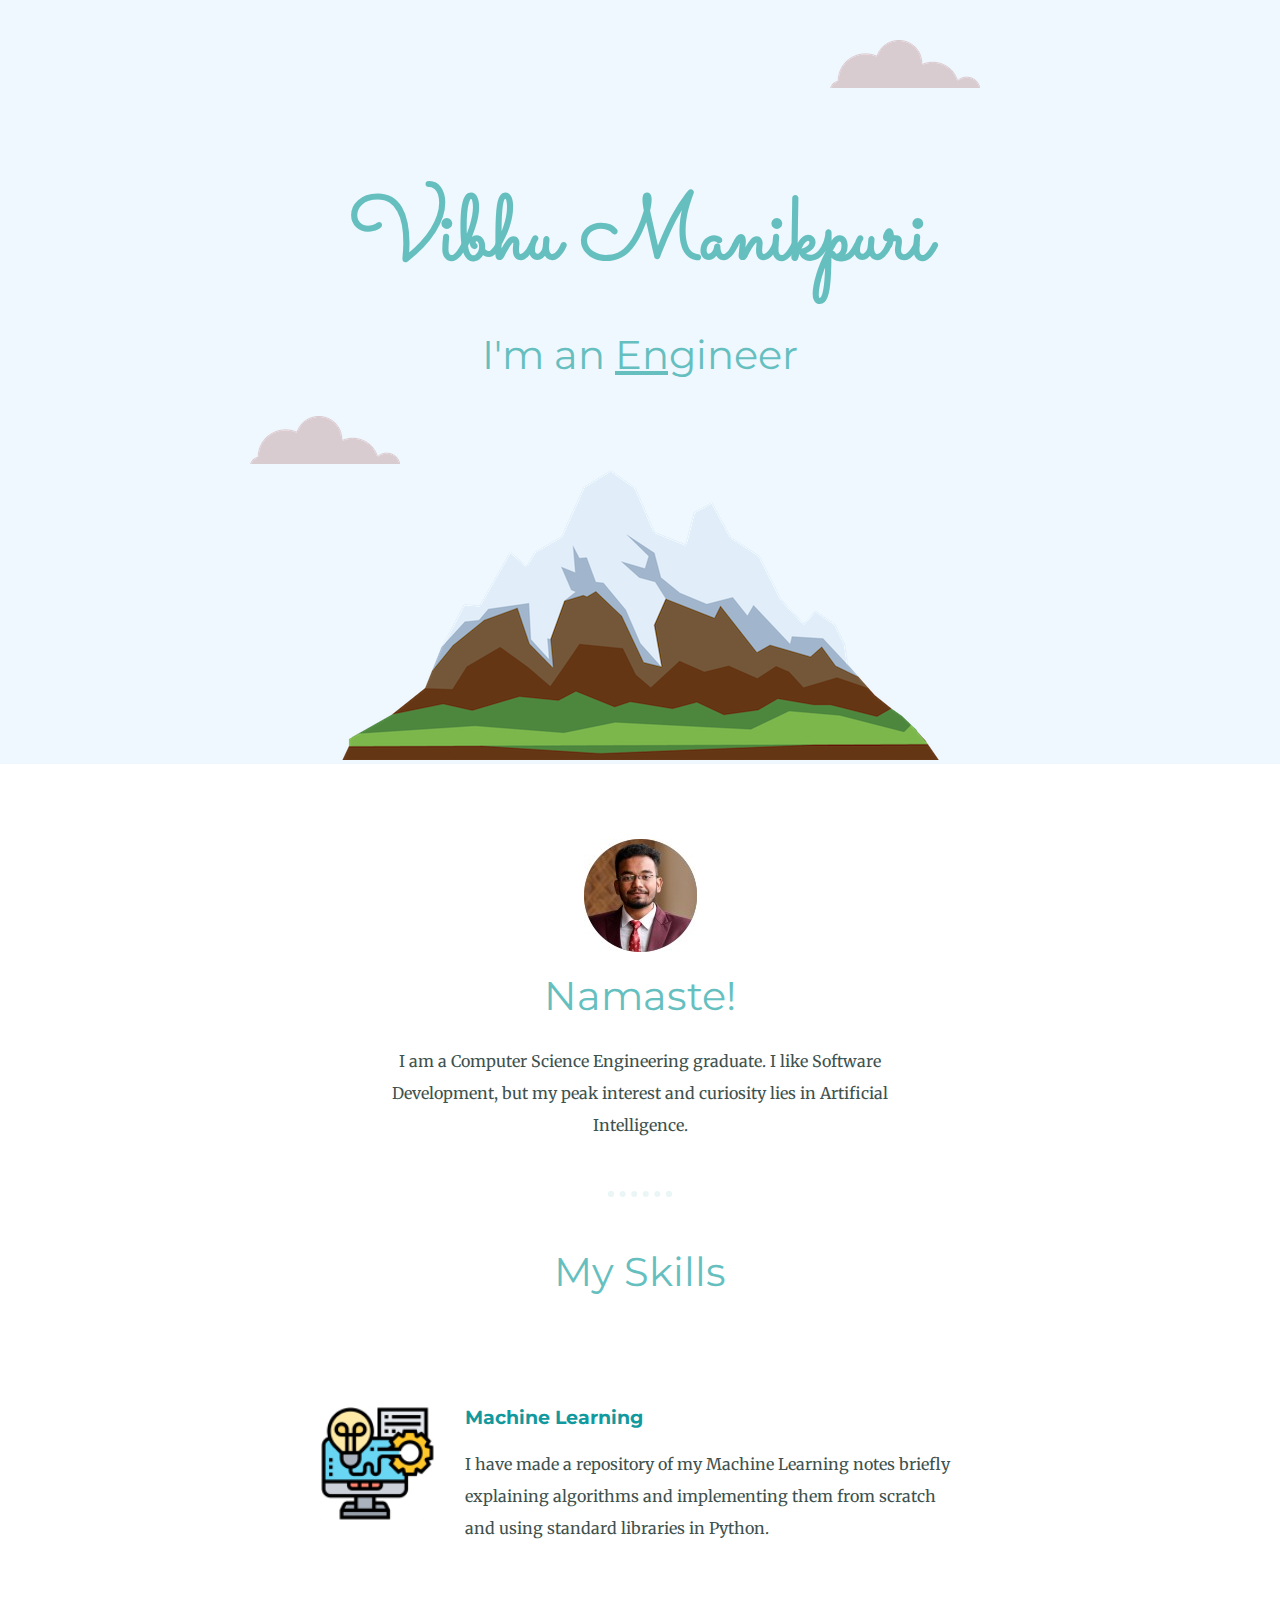
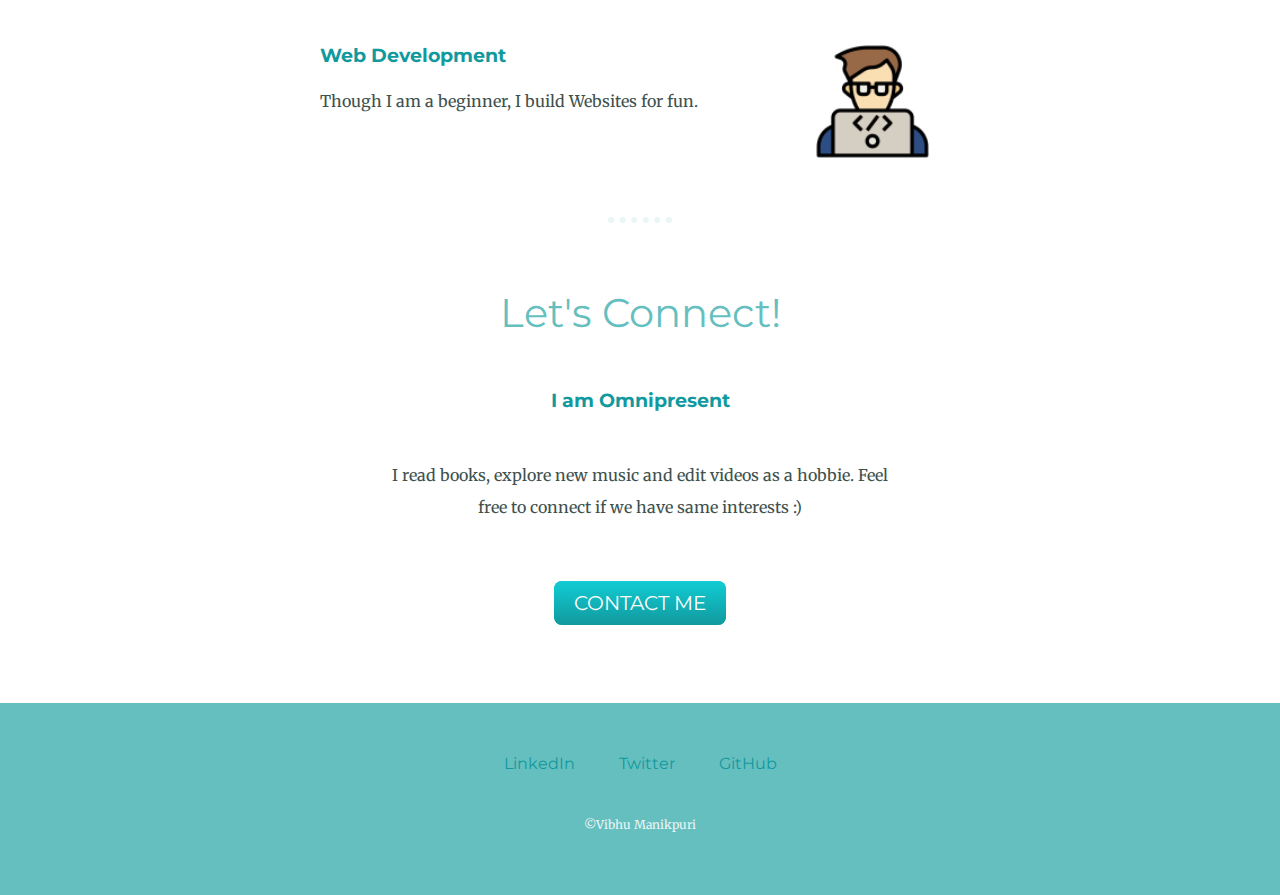
<file: index.html>
<!DOCTYPE html>
<html lang="en">
    <head>
        <meta charset="UTF-8">
        <title>Vibhu Manikpuri</title>
        <link rel="stylesheet" href="CSS/styles.css">
        
        <link rel="icon" href="images/evilKermit.ico">
        <!-- Font Embedding 
        --> 
        <link rel="preconnect" href="https://fonts.googleapis.com">
        <link rel="preconnect" href="https://fonts.gstatic.com" crossorigin>
        <link href="https://fonts.googleapis.com/css2?family=Merriweather&family=Montserrat&family=Sacramento&display=swap" rel="stylesheet">

    </head>
    <body>
        <div class="top-container">
            <img class="top-cloud" src="images/cloud.png" alt="cloud-img">
            <h1>Vibhu Manikpuri</h1>
            <h2>I'm an <u>Eng</u>ineer</h2>     
            <img class="bottom-cloud" src="images/cloud.png" alt="cloud-img">
            <img src="images/mountain.png" alt="mountain-img"> 
        </div>
        
        <div class="middle-container">
            <div class="profile">
              <img style="margin-bottom: 15px;"src="images/profilePic.jpg" alt="profile-picture">
              <h2>Namaste!</h2>
              <p class="intro">I am a Computer Science Engineering graduate. I like Software Development, but my peak interest and curiosity lies in Artificial Intelligence.</p>
            </div>
            <hr>
            <div class="skills">
              <h2>My Skills</h2>
              <div class="skill-row">
                <img src="images/machineLearning.jpg" class="machinelearning" alt="machine-learning-icon">
                <h3>Machine Learning</h3>
                <p>I have made a repository of my Machine Learning notes briefly explaining algorithms and implementing them from scratch and using standard libraries in Python.</p>
              </div>
              <div class="skill-row">
                <img src="images/coding.jpg" class="coding" alt="coding">
                <h3>Web Development</h3>
                <p>Though I am a beginner, I build Websites for fun.</p>
              </div>
            </div>
            <hr>
            <div class="contact-me">
              <h2>Let's Connect!</h2>
              <h3>I am Omnipresent</h3>
              <p class="contact-message">I read books, explore new music and edit videos as a hobbie. Feel free to connect if we have same interests :)</p>
              <a class="btn" href="manikpurivibhu@gmail.com">CONTACT ME</a> 
            </div>
        </div>
            
        <div class="bottom-container">
          <a class="footer-link" href="https://www.linkedin.com/manikpurivibhu">LinkedIn</a>
          <a class="footer-link" href="https://twitter.com/manikpuri1vibhu">Twitter</a>
          <a class="footer-link" href="https://github.com/manikpurivibhu">GitHub</a> <br> <br>
          <p class="copyright">©Vibhu Manikpuri</p>
        </div>
      </div>

    </body>
</html>
</file>
<file: CSS/styles.css>
a {
    color: #11999E;
    font-family: 'Montserrat', sans-serif;
    margin: 10px 20px;
    text-decoration: none;
}

a:hover { 
    color:#EAF6F6;
}

body {
    color: #40514E;
    margin: 0;
    text-align: center;
    font-family:  'Merriweather', serif;
}

h1 {
    color: #66BFBF;
    font-size: 5.625rem;
    margin: 50px auto 0 auto;
    font-family: 'Sacramento', cursive;
    line-height: 2;
}

h2 {
    color: #66BFBF;
    font-family: 'Montserrat', sans-serif;
    font-size: 2.5rem;
    font-weight: 400;
    margin: auto auto 0.9rem auto;
    padding-bottom: 10px;
}

h3 {
    color: #11999E;
    font-family: 'Montserrat', sans-serif;
}

hr {
    border: dotted #EAF6F6 6px;
    border-bottom: none;
    margin: 50px auto;
    width: 4%;

}

p {
    line-height: 2;
    margin: auto auto 1.1rem auto;
}

.bottom-cloud {
    position: absolute;
    left: 250px;
    bottom: 300px;
}

.bottom-container {
    background-color: #66BFBF;
    margin-top: 80px;
    padding: 50px 0 20px;
    padding-bottom: 20px;
}

.btn {
    background: #11cdd4;
    background-image: -webkit-linear-gradient(top, #11cdd4, #11999e);
    background-image: -moz-linear-gradient(top, #11cdd4, #11999e);
    background-image: -ms-linear-gradient(top, #11cdd4, #11999e);
    background-image: -o-linear-gradient(top, #11cdd4, #11999e);
    background-image: linear-gradient(to bottom, #11cdd4, #11999e);
    -webkit-border-radius: 8;
    -moz-border-radius: 8;
    border-radius: 8px;
    font-family: 'Montserrat', sans-serif;
    color: #ffffff;
    font-size: 20px;
    padding: 10px 20px 10px 20px;
    text-decoration: none;
  }
  
.btn:hover {
    background: #30e3cb;
    background-image: -webkit-linear-gradient(top, #30e3cb, #2bc4ad);
    background-image: -moz-linear-gradient(top, #30e3cb, #2bc4ad);
    background-image: -ms-linear-gradient(top, #30e3cb, #2bc4ad);
    background-image: -o-linear-gradient(top, #30e3cb, #2bc4ad);
    background-image: linear-gradient(to bottom, #30e3cb, #2bc4ad);
    text-decoration: none;
  }

.coding{
    float: right;
    margin-right: 30px;
    width: 18%;
}

.contact-me {
    line-height: 2;
}

.contact-message {
    margin: 40px auto 60px;
    width: 40%;
}

.copyright {
    color: #EAF6F6;
    font-size: 0.75rem;
    padding: 20px 0;
}

.footer-link {
    color: #11999E;
}

.intro {
    width: 40%;
}

.machinelearning{
    float: left;
    margin-right: 30px;
    width: 18%;
}

.middle-container {
    margin: 75px 0;
}

.skill-row{
    margin: 100px auto 100px auto;
    text-align: left;
    width: 50%;
}

.top-cloud{
    position: absolute;
    right: 300px;
    top: 40px;
}

.top-container {
    background-color: aliceblue;
    position: relative;
    padding-top: 100px;
}
</file>
